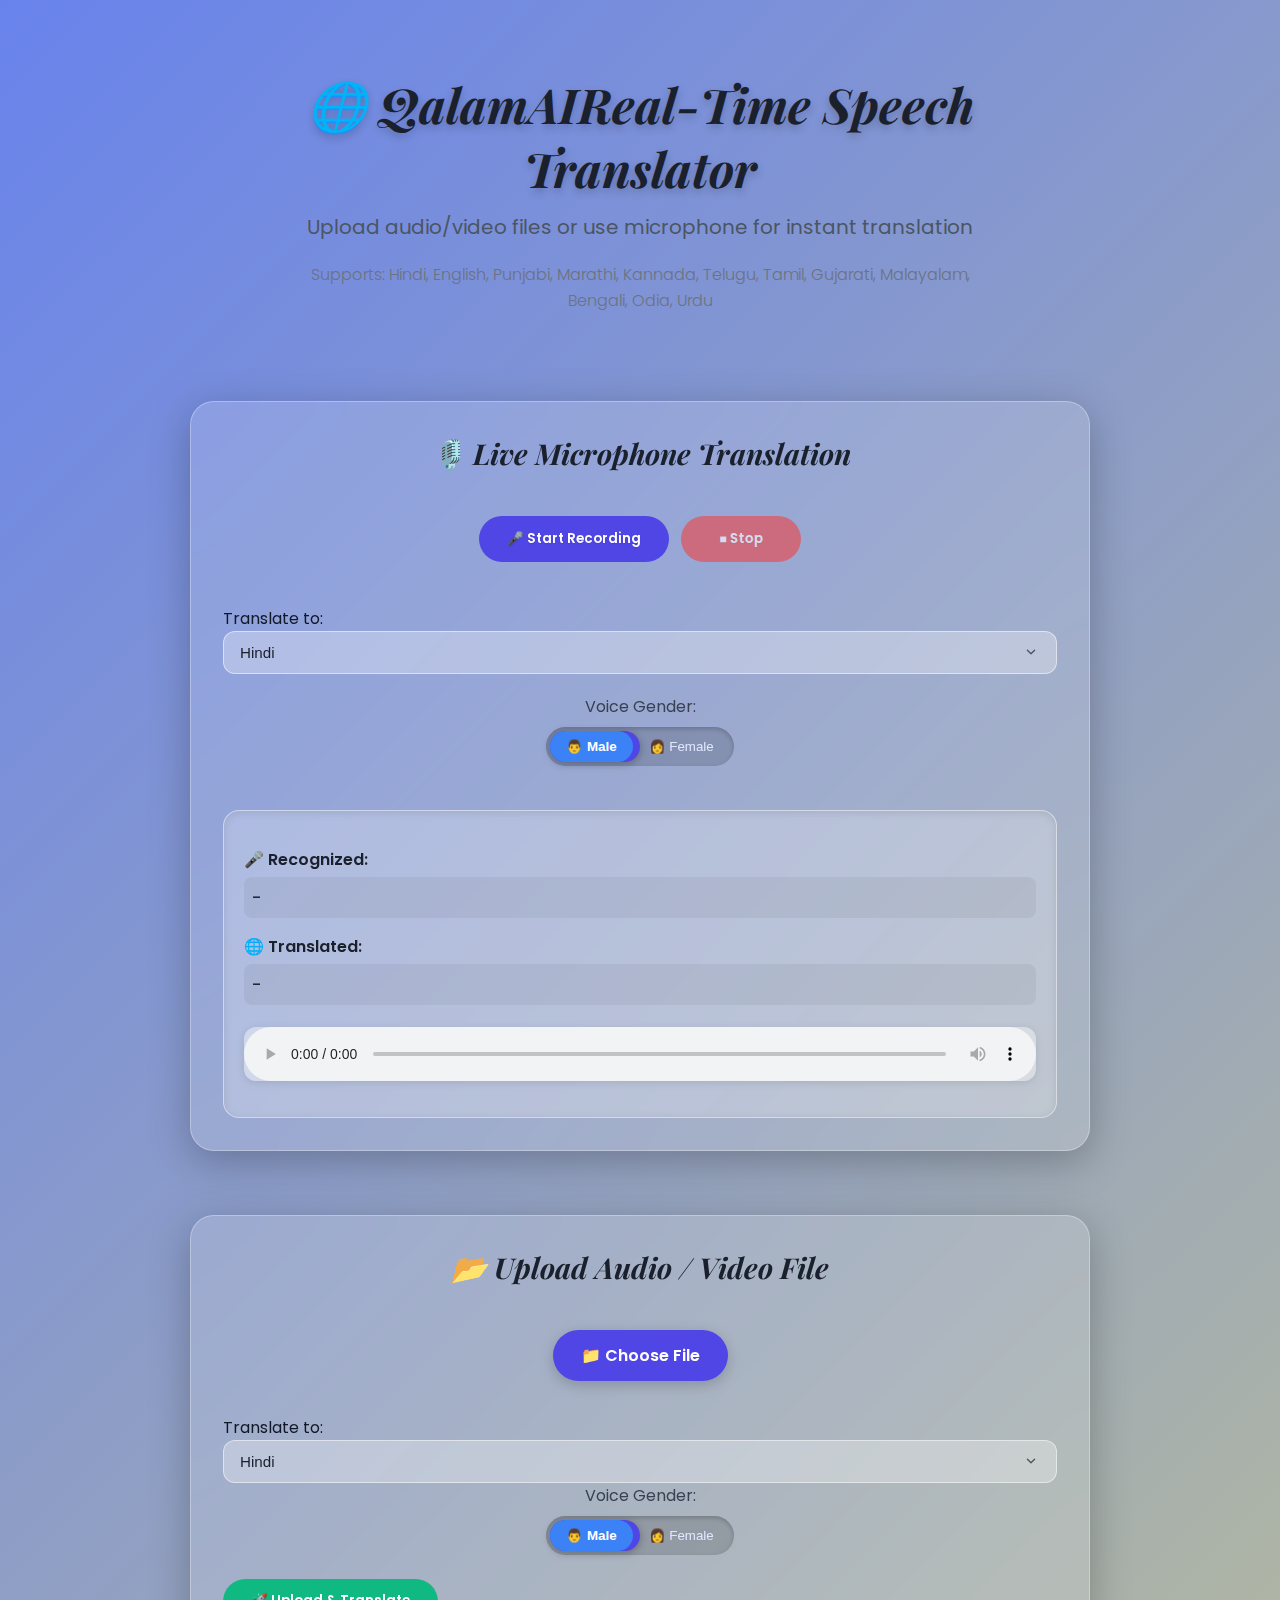
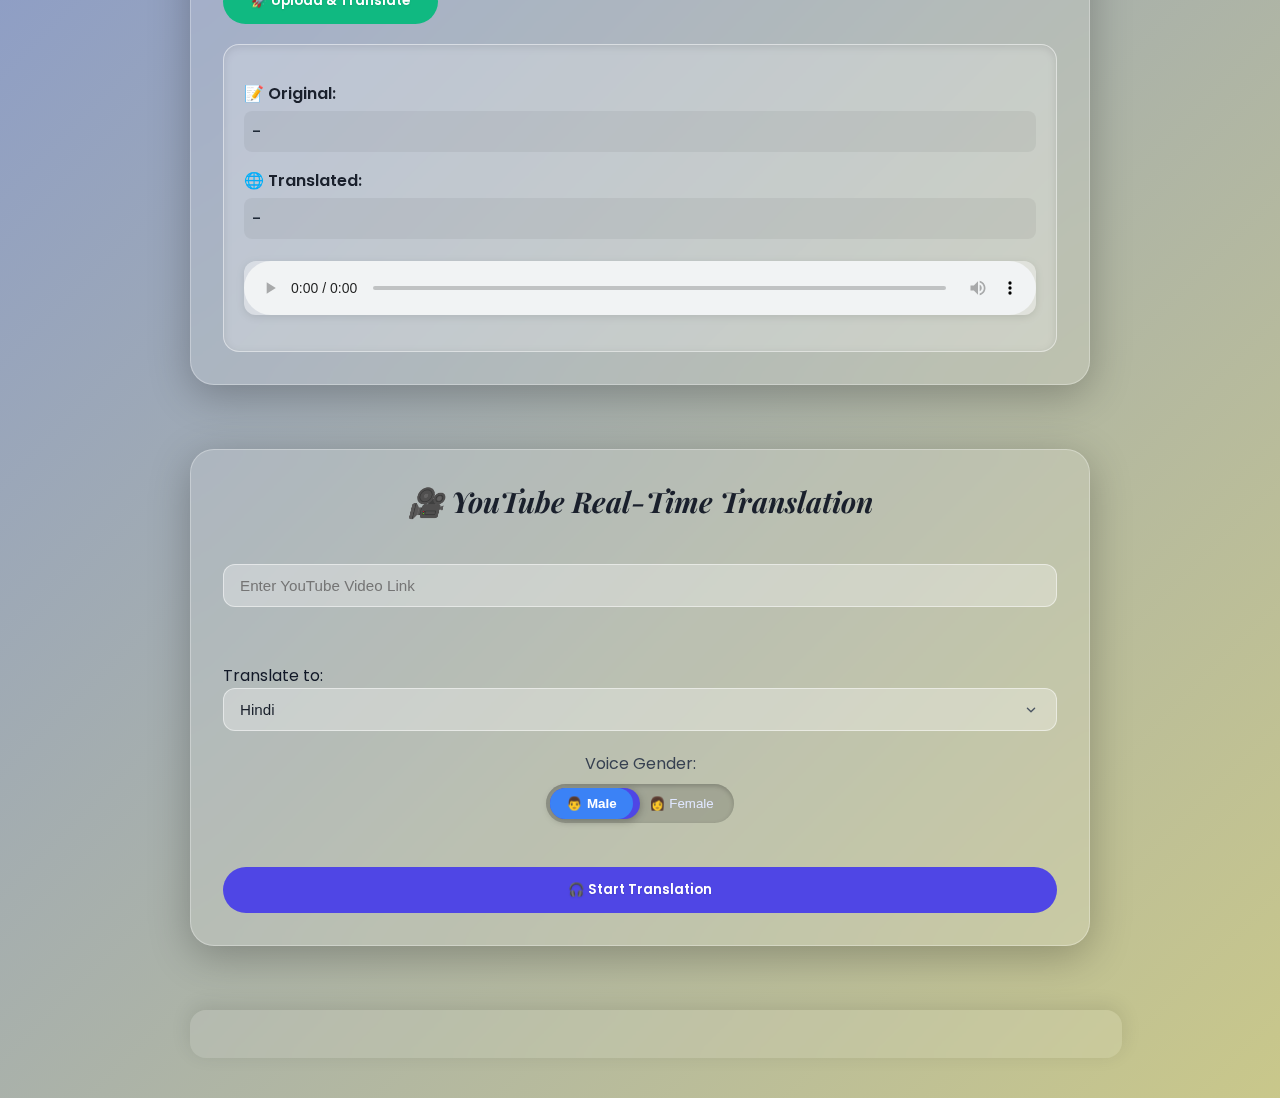
<file: speech-translator/module4/index.html>
<!DOCTYPE html>
<html lang="en">
<head>
    <meta charset="UTF-8">
    <meta name="viewport" content="width=device-width, initial-scale=1.0">
    <title>🌐  QalamAIReal-Time Speech Translator</title>
    <link rel="preconnect" href="https://fonts.googleapis.com">
    <link rel="preconnect" href="https://fonts.gstatic.com" crossorigin>
    <link href="https://fonts.googleapis.com/css2?family=Poppins:wght@300;400;500;600;700&display=swap" rel="stylesheet">
    <link rel="stylesheet" href="static/style.css">
    <script>
      // Set this to your backend URL when hosted on Netlify, or leave empty for same-origin
      // Example: window.BACKEND_BASE_URL = 'https://your-backend-domain.example.com';
      window.BACKEND_BASE_URL = window.BACKEND_BASE_URL || '';
    </script>
    <style>body{font-family:'Poppins',system-ui,-apple-system,Segoe UI,Roboto,'Helvetica Neue',Arial,'Noto Sans','Apple Color Emoji','Segoe UI Emoji';}</style>
    <meta name="description" content="Upload or record audio, translate and generate speech in real time. Also supports YouTube link translation.">
</head>
<body class="ui-glass">
    <div class="container">
        <header>
            <h1>🌐 QalamAIReal-Time Speech Translator</h1>
            <p class="subtitle">Upload audio/video files or use microphone for instant translation</p>
            <p class="languages">Supports: Hindi, English, Punjabi, Marathi, Kannada, Telugu, Tamil, Gujarati,
                Malayalam, Bengali, Odia, Urdu</p>
        </header>

        <div class="section">
            <h2>🎙️ Live Microphone Translation</h2>
            <div class="controls">
                <button id="startBtn" class="btn btn-primary">🎤 Start Recording</button>
                <button id="stopBtn" class="btn btn-secondary" disabled>⏹ Stop</button>
            </div>

            <div class="target-lang-selector">
                <label for="liveLang">Translate to:</label>
                <select id="liveLang">
                    <option value="en">English</option>
                    <option value="hi" selected>Hindi</option>
                    <option value="pa">Punjabi</option>
                    <option value="mr">Marathi</option>
                    <option value="kn">Kannada</option>
                    <option value="te">Telugu</option>
                    <option value="ta">Tamil</option>
                    <option value="gu">Gujarati</option>
                    <option value="ml">Malayalam</option>
                    <option value="bn">Bengali</option>
                    <option value="or">Odia</option>
                    <option value="ur">Urdu</option>
                </select>
            </div>

            <div class="gender-selector">
                <label>Voice Gender:</label>
                <div class="gender-buttons">
                    <button type="button" class="gender-btn gender-male active" data-gender="male" id="liveGenderMale">👨 Male</button>
                    <button type="button" class="gender-btn gender-female" data-gender="female" id="liveGenderFemale">👩 Female</button>
                </div>
            </div>

            <div id="liveResult" class="result-box">
                <div class="text-result">
                    <p><strong>🎤 Recognized:</strong> <span id="liveText" class="text-display">-</span></p>
                    <p><strong>🌐 Translated:</strong> <span id="translatedText" class="text-display">-</span></p>
                </div>
                <audio id="liveAudio" controls style="margin-top: 10px; width: 100%;"></audio>
                <div id="liveStatus" class="status"></div>
            </div>
        </div>

        <div class="divider"></div>

        <div class="section">
            <h2>📂 Upload Audio / Video File</h2>
            <form id="uploadForm" enctype="multipart/form-data">
                <div class="file-input-wrapper">
                    <label for="fileInput" class="file-label">
                        <span id="fileLabelText">📁 Choose File</span>
                        <input type="file" id="fileInput" name="file" accept="audio/*,video/*" hidden>
                    </label>
                </div>
                <div id="fileName" class="file-name"></div>

                <div id="filePreview" class="file-preview" style="display: none; margin-top: 15px;">
                    <h3 style="margin-bottom: 10px; color: #0078ff;">🎵 Preview Uploaded File</h3>
                    <audio id="audioPreview" controls style="width: 100%; max-width: 500px; margin: 10px auto; display: none;"></audio>
                    <video id="videoPreview" controls style="width: 100%; max-width: 500px; margin: 10px auto; display: none;"></video>
                    <p id="previewInfo" style="color: #666; font-style: italic; margin-top: 5px;"></p>
                </div>

                <div class="target-lang-selector">
                    <label for="uploadLang">Translate to:</label>
                    <select id="uploadLang">
                        <option value="en">English</option>
                        <option value="hi" selected>Hindi</option>
                        <option value="pa">Punjabi</option>
                        <option value="mr">Marathi</option>
                        <option value="kn">Kannada</option>
                        <option value="te">Telugu</option>
                        <option value="ta">Tamil</option>
                        <option value="gu">Gujarati</option>
                        <option value="ml">Malayalam</option>
                        <option value="bn">Bengali</option>
                        <option value="or">Odia</option>
                        <option value="ur">Urdu</option>
                    </select>
                </div>

                <div class="gender-selector">
                    <label>Voice Gender:</label>
                    <div class="gender-buttons">
                        <button type="button" class="gender-btn gender-male active" data-gender="male" id="uploadGenderMale">👨 Male</button>
                        <button type="button" class="gender-btn gender-female" data-gender="female" id="uploadGenderFemale">👩 Female</button>
                    </div>
                </div>

                <button type="submit" class="btn btn-success" id="uploadBtn">🚀 Upload & Translate</button>
            </form>

            <div id="uploadResult" class="result-box">
                <div class="text-result">
                    <p><strong>📝 Original:</strong> <span id="origText" class="text-display">-</span></p>
                    <p><strong>🌐 Translated:</strong> <span id="transText" class="text-display">-</span></p>
                </div>
                <audio id="uploadAudio" controls style="margin-top: 10px; width: 100%;"></audio>
                <div id="uploadStatus" class="status"></div>
            </div>
        </div>

        <div class="divider"></div>

        <div class="section">
            <h2>🎥 YouTube Real-Time Translation</h2>
            <div class="controls">
                <input id="ytUrl" type="text" placeholder="Enter YouTube Video Link"
                    class="youtube-input">
            </div>

            <div class="target-lang-selector" style="margin-top:12px;">
                <label for="ytLang">Translate to:</label>
                <select id="ytLang">
                    <option value="en">English</option>
                    <option value="hi" selected>Hindi</option>
                    <option value="pa">Punjabi</option>
                    <option value="mr">Marathi</option>
                    <option value="kn">Kannada</option>
                    <option value="te">Telugu</option>
                    <option value="ta">Tamil</option>
                    <option value="gu">Gujarati</option>
                    <option value="ml">Malayalam</option>
                    <option value="bn">Bengali</option>
                    <option value="or">Odia</option>
                    <option value="ur">Urdu</option>
                </select>
            </div>

            <div class="gender-selector">
                <label>Voice Gender:</label>
                <div class="gender-buttons">
                    <button type="button" class="gender-btn gender-male active" data-gender="male" id="ytGenderMale">👨 Male</button>
                    <button type="button" class="gender-btn gender-female" data-gender="female" id="ytGenderFemale">👩 Female</button>
                </div>
            </div>

            <button class="btn btn-primary" id="ytStartBtn">🎧 Start Translation</button>

            <div id="ytResults" class="result-box" style="margin-top:12px; display:none;"></div>
        </div>

        <div class="footer"></div>
    </div>

    <script src="static/app.js"></script>
</body>
</html>
</file>
<file: speech-translator/module4/static/style.css>
@import url('https://fonts.googleapis.com/css2?family=Poppins:wght@300;400;500;600;700&display=swap');
@import url('https://fonts.googleapis.com/css2?family=Playfair+Display:ital,wght@1,400;1,500;1,600;1,700&display=swap');

/* --- 1. BASE STYLES --- */
body {
    font-family: 'Poppins', sans-serif;
    background: linear-gradient(-45deg, #e9de6a, #325aeb, #e9de6a, #6883ec);
    background-size: 400% 400%;
    animation: gradientWave 15s ease infinite;
    color: #111827;
    min-height: 100vh;
    display: flex;
    flex-direction: column;
    align-items: center;
    justify-content: flex-start;
    padding: 2rem 1rem;
    box-sizing: border-box;
}

@keyframes gradientWave {
    0% {
        background-position: 0% 50%;
    }

    50% {
        background-position: 100% 50%;
    }

    100% {
        background-position: 0% 50%;
    }
}

/* --- 2. HEADER --- */
header {
    text-align: center;
    margin-bottom: 2.5rem;
    color: #2c3e50;
}

header h1 {
    font-family: Algerian, 'Playfair Display', serif;
    font-style: italic;
    font-size: clamp(2.2rem, 5vw, 3rem);
    font-weight: 700;
    margin-bottom: 0.5rem;
    text-shadow: 0 4px 8px rgba(0, 0, 0, 0.2);
    color: #1a202c;
}

header .subtitle {
    font-size: clamp(1rem, 2.5vw, 1.25rem);
    color: #4b5563;
    margin-top: 0.75rem;
}

header .languages {
    font-size: clamp(0.85rem, 2vw, 1rem);
    color: #6b7280;
    margin-top: 1rem;
    font-weight: 300;
    line-height: 1.6;
    max-width: 700px;
    margin-left: auto;
    margin-right: auto;
}

/* --- 3. MAIN CONTAINER LAYOUT (STACKED) --- */
.container {
    max-width: 900px;
    width: 100%;
    margin: 0 auto;
    display: flex;
    flex-direction: column;
    gap: 2rem;
}

/* --- 4. "GLASS" CARD STYLING --- */
.section {
    background-color: rgba(255, 255, 255, 0.15);
    backdrop-filter: blur(15px);
    -webkit-backdrop-filter: blur(15px);
    box-shadow: 0 10px 40px 0 rgba(0, 0, 0, 0.25);
    border-radius: 1.5rem;
    padding: 2rem;
    transition: all 0.3s ease-in-out;
    border: 1px solid rgba(255, 255, 255, 0.3);
    display: flex;
    flex-direction: column;
    gap: 1.25rem;
}

.section:hover {
    transform: translateY(-10px) scale(1.01);
    box-shadow: 0 15px 50px 0 rgba(0, 0, 0, 0.35);
}

.section h2 {
    font-family: 'Playfair Display', serif;
    font-style: italic;
    font-size: clamp(1.4rem, 3vw, 1.8rem);
    color: #1a202c;
    text-align: center;
    margin-top: 0;
    margin-bottom: 1.5rem;
}

/* --- 5. BUTTONS --- */
.controls {
    display: flex;
    gap: 0.75rem;
    justify-content: center;
    flex-wrap: wrap;
    margin-bottom: 1.5rem;
}

.btn {
    padding: 0.8rem 1.75rem;
    border-radius: 2rem;
    font-weight: 600;
    transition: all 0.3s ease-in-out;
    outline: none;
    font-family: 'Poppins', sans-serif;
    cursor: pointer;
    text-align: center;
    border: none;
    display: inline-flex;
    align-items: center;
    justify-content: center;
    gap: 0.5rem;
    text-shadow: 0 1px 2px rgba(0, 0, 0, 0.1);
}

.btn:focus {
    outline: none;
    box-shadow: 0 0 0 3px rgba(255, 255, 255, 0.5), 0 0 0 6px #4f46e5;
}

.btn[disabled] {
    opacity: 0.6;
    cursor: not-allowed;
    box-shadow: none;
    transform: none;
}

.btn-primary {
    background-color: #4f46e5;
    color: #ffffff;
}

.btn-primary:hover:not([disabled]) {
    background-color: #6366f1;
    box-shadow: 0 0 25px rgba(99, 102, 241, 0.7);
}

.btn-secondary {
    background-color: #ef4444;
    color: #ffffff;
}

.btn-secondary:hover:not([disabled]) {
    background-color: #dc2626;
    box-shadow: 0 0 20px rgba(239, 68, 68, 0.6);
}

.btn-success {
    background-color: #10b981;
    color: #ffffff;
}

.btn-success:hover:not([disabled]) {
    background-color: #059669;
    box-shadow: 0 0 25px rgba(16, 185, 129, 0.7);
}

.controls .btn {
    min-width: 120px;
}

/* File Input Button */
.file-input-wrapper {
    text-align: center;
    width: 100%;
}

.file-label {
    display: inline-flex;
    align-items: center;
    justify-content: center;
    gap: 0.5rem;
    background-color: #4f46e5;
    color: #ffffff;
    padding: 0.8rem 1.75rem;
    border-radius: 2rem;
    font-weight: 600;
    cursor: pointer;
    transition: all 300ms ease-in-out;
    box-shadow: 0 4px 15px rgba(0, 0, 0, 0.2);
    white-space: nowrap;
}

.file-label:hover {
    background-color: #6366f1;
    box-shadow: 0 0 25px rgba(99, 102, 241, 0.7);
}

.file-name {
    margin-top: 0.75rem;
    font-style: italic;
    color: #4b5563;
    text-align: center;
    font-size: 0.9rem;
    min-height: 1.5em;
}

/* --- 6. GENDER TOGGLE SWITCHES --- */
.gender-selector {
    display: flex;
    flex-direction: column;
    align-items: center;
    gap: 0.5rem;
    margin-bottom: 1.5rem;
    color: #374151;
}

.gender-buttons {
    display: flex;
    position: relative;
    background-color: rgba(0, 0, 0, 0.15);
    border-radius: 2rem;
    padding: 0.25rem;
    width: fit-content;
    box-shadow: inset 0 2px 5px rgba(0, 0, 0, 0.2);
}

.gender-btn {
    padding: 0.5rem 1rem;
    border: none;
    background: transparent;
    font-weight: 500;
    cursor: pointer;
    transition: all 0.3s ease-in-out;
    color: #e0e7ff;
    border-radius: 1.5rem;
    position: relative;
    z-index: 1;
    min-width: 80px;
    display: flex;
    align-items: center;
    justify-content: center;
    gap: 0.4rem;
}

.gender-btn.active {
    color: #ffffff;
    font-weight: 600;
    background-color: #4f46e5;
}

.gender-btn.gender-male.active {
    background-color: #3b82f6;
}

.gender-btn.gender-female.active {
    background-color: #ec4899;
}

.gender-buttons::before {
    content: '';
    position: absolute;
    top: 0.25rem;
    left: 0.25rem;
    height: calc(100% - 0.5rem);
    width: calc(50% - 0.25rem);
    background-color: #4f46e5;
    border-radius: 1.5rem;
    transition: transform 0.3s ease-in-out;
    box-shadow: 0 2px 8px rgba(0, 0, 0, 0.3);
    z-index: 0;
}

.gender-buttons:has(.gender-btn.gender-female.active)::before {
    transform: translateX(calc(100% + 0.5rem));
}

.gender-btn span {
    display: inline-block;
    margin-right: 0.2em;
}

/* --- 7. INPUTS & SELECTS --- */
.input-group {
    display: flex;
    flex-direction: column;
    gap: 0.5rem;
    width: 100%;
    align-items: flex-start;
}

.input-group label {
    font-weight: 500;
    color: #374151;
    margin-bottom: 0;
}

select,
input[type="text"] {
    background-color: rgba(255, 255, 255, 0.3);
    border: 1px solid rgba(255, 255, 255, 0.5);
    color: #1a202c;
    font-size: 0.95rem;
    border-radius: 0.75rem;
    width: 100%;
    padding: 0.75rem 1rem;
    box-sizing: border-box;
    transition: border-color 0.2s ease, box-shadow 0.2s ease;
}

select {
    -webkit-appearance: none;
    -moz-appearance: none;
    appearance: none;
    background-image: url("data:image/svg+xml,%3Csvg xmlns='http://www.w3.org/2000/svg' fill='none' viewBox='0 0 20 20'%3E%3Cpath stroke='%234b5563' stroke-linecap='round' stroke-linejoin='round' stroke-width='1.5' d='m6 8 4 4 4-4'/%3E%3C/svg%3E");
    background-position: right 1rem center;
    background-repeat: no-repeat;
    background-size: 1.2em 1.2em;
    padding-right: 2.5rem;
    cursor: pointer;
}

select:focus,
input[type="text"]:focus {
    outline: none;
    border-color: #4f46e5;
    box-shadow: 0 0 0 2px #4f46e5;
}

select option {
    background-color: #ffffff;
    color: #111827;
}

.live-mic-section .input-group {
    margin-bottom: 0.75rem;
}

.live-mic-section .input-group label {
    width: 100%;
    display: block;
}

.live-mic-section .input-line {
    display: flex;
    align-items: center;
    width: 100%;
    gap: 0.5rem;
}

.live-mic-section .text-display {
    flex-grow: 1;
    min-height: 44px;
    display: flex;
    align-items: center;
}

.live-mic-section select {
    max-width: 130px;
    flex-shrink: 0;
}

/* --- 8. RESULTS DISPLAY --- */
.result-box {
    background-color: rgba(255, 255, 255, 0.25);
    border: 1px solid rgba(255, 255, 255, 0.4);
    border-radius: 1rem;
    padding: 1.25rem;
    margin-top: auto;
    box-shadow: inset 0 2px 8px rgba(0, 0, 0, 0.1);
    flex-grow: 1;
    display: flex;
    flex-direction: column;
    justify-content: space-between;
}

.text-result p {
    margin-bottom: 0.75rem;
    font-size: 1rem;
    color: #374151;
    line-height: 1.6;
    word-wrap: break-word;
}

.text-result p strong {
    color: #1a202c;
    font-weight: 600;
}

.text-display {
    font-weight: 500;
    color: #1f2937;
    display: block;
    margin-top: 0.25rem;
    background-color: rgba(0, 0, 0, 0.05);
    padding: 0.5rem;
    border-radius: 0.5rem;
    min-height: 1.5em;
}

.result-box audio {
    margin-top: 1.25rem;
    width: 100%;
    background-color: rgba(255, 255, 255, 0.4);
    border-radius: 0.75rem;
    box-shadow: 0 2px 8px rgba(0, 0, 0, 0.1);
}

.status {
    margin-top: 1rem;
    font-weight: 500;
    text-align: center;
    color: #4b5563;
    font-size: 0.9rem;
}

/* Loader */
.loader {
    width: 2rem;
    height: 2rem;
    border-width: 5px;
    border-color: #818cf8;
    border-top-color: transparent;
    border-radius: 50%;
    animation: spin 1s linear infinite;
    margin: 2rem auto 0 auto;
}

@keyframes spin {
    0% {
        transform: rotate(0deg);
    }

    100% {
        transform: rotate(360deg);
    }
}

/* --- File Preview Specifics --- */
.file-preview {
    border: 2px dashed rgba(255, 255, 255, 0.4);
    border-radius: 1rem;
    padding: 1.5rem;
    background-color: rgba(255, 255, 255, 0.1);
    text-align: center;
    display: flex;
    flex-direction: column;
    align-items: center;
    gap: 1rem;
}

.file-preview h3 {
    color: #2563eb;
    font-style: normal;
    font-size: 1.1rem;
    margin-bottom: 0.5rem;
}

.file-preview audio,
.file-preview video {
    max-width: 100%;
    height: auto;
    border-radius: 0.75rem;
    background-color: rgba(0, 0, 0, 0.1);
    box-shadow: 0 2px 10px rgba(0, 0, 0, 0.2);
    width: 100%;
}

.file-preview p {
    color: #6b7280;
    font-style: italic;
    font-size: 0.85rem;
}

.upload-section form {
    width: 100%;
    display: flex;
    flex-direction: column;
    align-items: center;
    gap: 1rem;
}

.upload-section .input-group,
.upload-section .gender-selector {
    width: 100%;
    max-width: 350px;
    margin-left: auto;
    margin-right: auto;
}

.youtube-section .input-group,
.youtube-section .gender-selector {
    width: 100%;
    max-width: 350px;
    margin-left: auto;
    margin-right: auto;
}

.youtube-section .btn-primary {
    margin-top: 1.5rem;
}

.youtube-section .controls {
    margin-bottom: 0;
}

.youtube-section .controls .youtube-input {
    width: 100%;
}

/* --- FOOTER --- */
.footer {
    margin-top: 2rem;
    padding: 1.5rem 1rem;
    text-align: center;
    color: #4b5563;
    font-size: 0.85rem;
    background-color: rgba(255, 255, 255, 0.1);
    backdrop-filter: blur(10px);
    border-radius: 1rem;
    width: 100%;
    max-width: 1200px;
    box-shadow: 0 -4px 20px rgba(0, 0, 0, 0.1);
}
</file>
